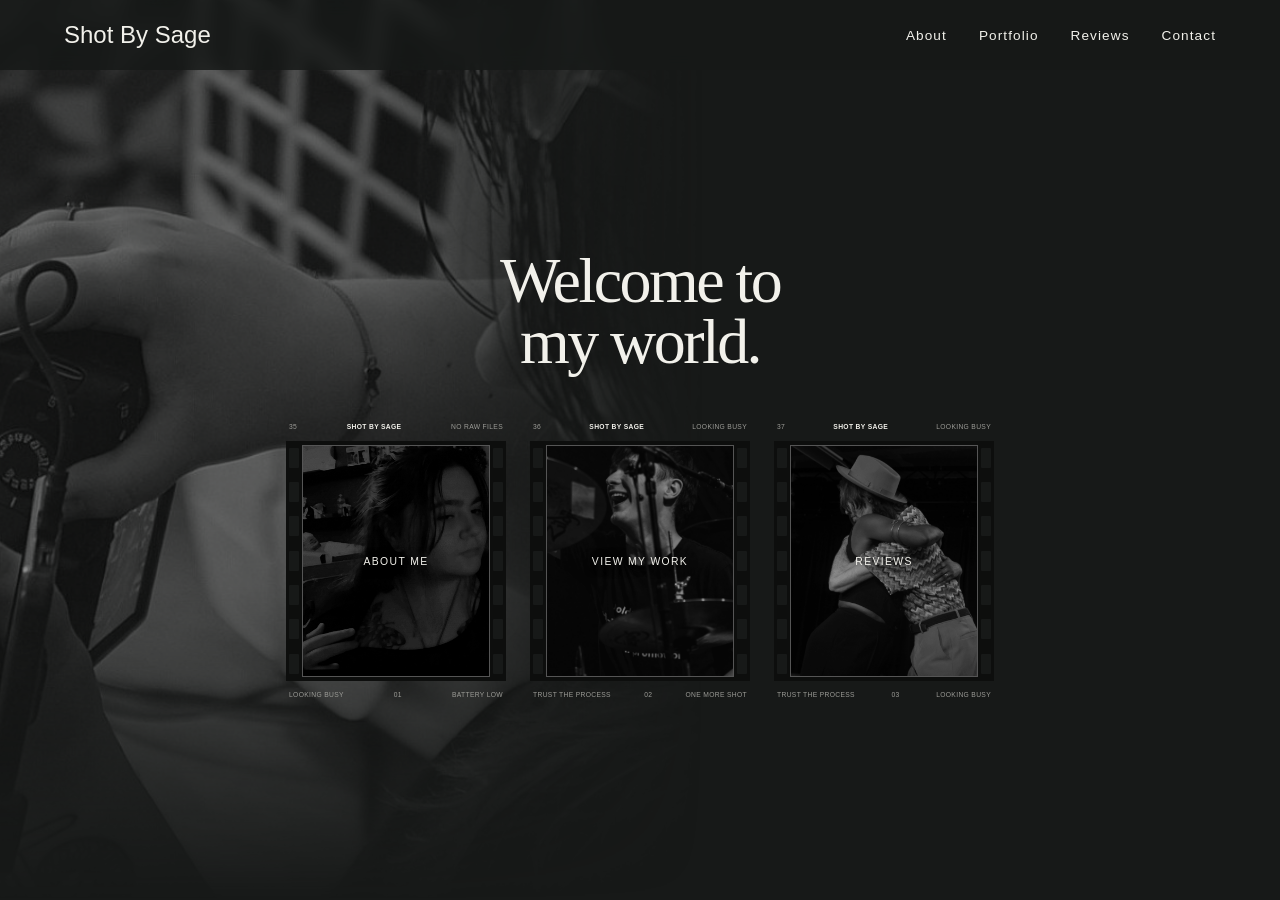
<file: index.html>
<!DOCTYPE html>
<html lang="en">

<head>
    <meta charset="UTF-8">
    <meta name="viewport" content="width=device-width, initial-scale=1.0">

    <title>Shot By Sage</title>

    <link rel="stylesheet" href="css/global.css">
    <link rel="stylesheet" href="css/header.css">
    <link rel="stylesheet" href="css/home.css">
    <link rel="stylesheet" href="css/mobile.css">
</head>

<body>

    <header>

        <a href="index.html" class="logo">Shot By Sage</a>

        <button
            class="menu-toggle"
            aria-label="Open navigation menu"
            aria-expanded="false"
        >
            <span></span>
            <span></span>
            <span></span>
        </button>

        <nav class="site-nav">
            <a href="about.html">About</a>
            <a href="portfolio.html">Portfolio</a>
            <a href="reviews.html">Reviews</a>
            <a href="contact.html">Contact</a>
        </nav>

    </header>

    <main class="landing">

        <div class="background-image"></div>

        <section class="landing-content">

            <div class="landing-text">
                <h1>Welcome to<br>my world.</h1>
            </div>

            <div class="film-options">

                <a href="about.html" class="film-card">
                    <div class="film-edge">
                        <span>35</span>
                        <span class="brand">SHOT BY SAGE</span>
                        <span class="random-text"></span>
                    </div>
                    <div class="film-body">
                        <div class="sprockets">
                            <span></span><span></span><span></span>
                            <span></span><span></span><span></span>
                            <span></span>
                        </div>
                        <div class="film-image">
                            <img src="images/webpage/about-film.jpg" alt="About Sage">
                            <div class="film-label">ABOUT ME</div>
                        </div>
                        <div class="sprockets">
                            <span></span><span></span><span></span>
                            <span></span><span></span><span></span>
                            <span></span>
                        </div>
                    </div>
                    <div class="film-edge">
                        <span class="random-text"></span>
                        <span>01</span>
                        <span class="random-text"></span>
                    </div>
                </a>

                <a href="portfolio.html" class="film-card">
                    <div class="film-edge">
                        <span>36</span>
                        <span class="brand">SHOT BY SAGE</span>
                        <span class="random-text"></span>
                    </div>
                    <div class="film-body">
                        <div class="sprockets">
                            <span></span><span></span><span></span>
                            <span></span><span></span><span></span>
                            <span></span>
                        </div>
                        <div class="film-image">
                            <img src="images/webpage/portfolio-film.jpg" alt="Photography by Sage">
                            <div class="film-label">VIEW MY WORK</div>
                        </div>
                        <div class="sprockets">
                            <span></span><span></span><span></span>
                            <span></span><span></span><span></span>
                            <span></span>
                        </div>
                    </div>
                    <div class="film-edge">
                        <span class="random-text"></span>
                        <span>02</span>
                        <span class="random-text"></span>
                    </div>
                </a>

                <a href="reviews.html" class="film-card">
                    <div class="film-edge">
                        <span>37</span>
                        <span class="brand">SHOT BY SAGE</span>
                        <span class="random-text"></span>
                    </div>
                    <div class="film-body">
                        <div class="sprockets">
                            <span></span><span></span><span></span>
                            <span></span><span></span><span></span>
                            <span></span>
                        </div>
                        <div class="film-image">
                            <img src="images/webpage/reviews-film.jpg" alt="Reviews">
                            <div class="film-label">REVIEWS</div>
                        </div>
                        <div class="sprockets">
                            <span></span><span></span><span></span>
                            <span></span><span></span><span></span>
                            <span></span>
                        </div>
                    </div>
                    <div class="film-edge">
                        <span class="random-text"></span>
                        <span>03</span>
                        <span class="random-text"></span>
                    </div>
                </a>

            </div>

        </section>

    </main>

    <script src="js/script.js"></script>

</body>

</html>
</file>
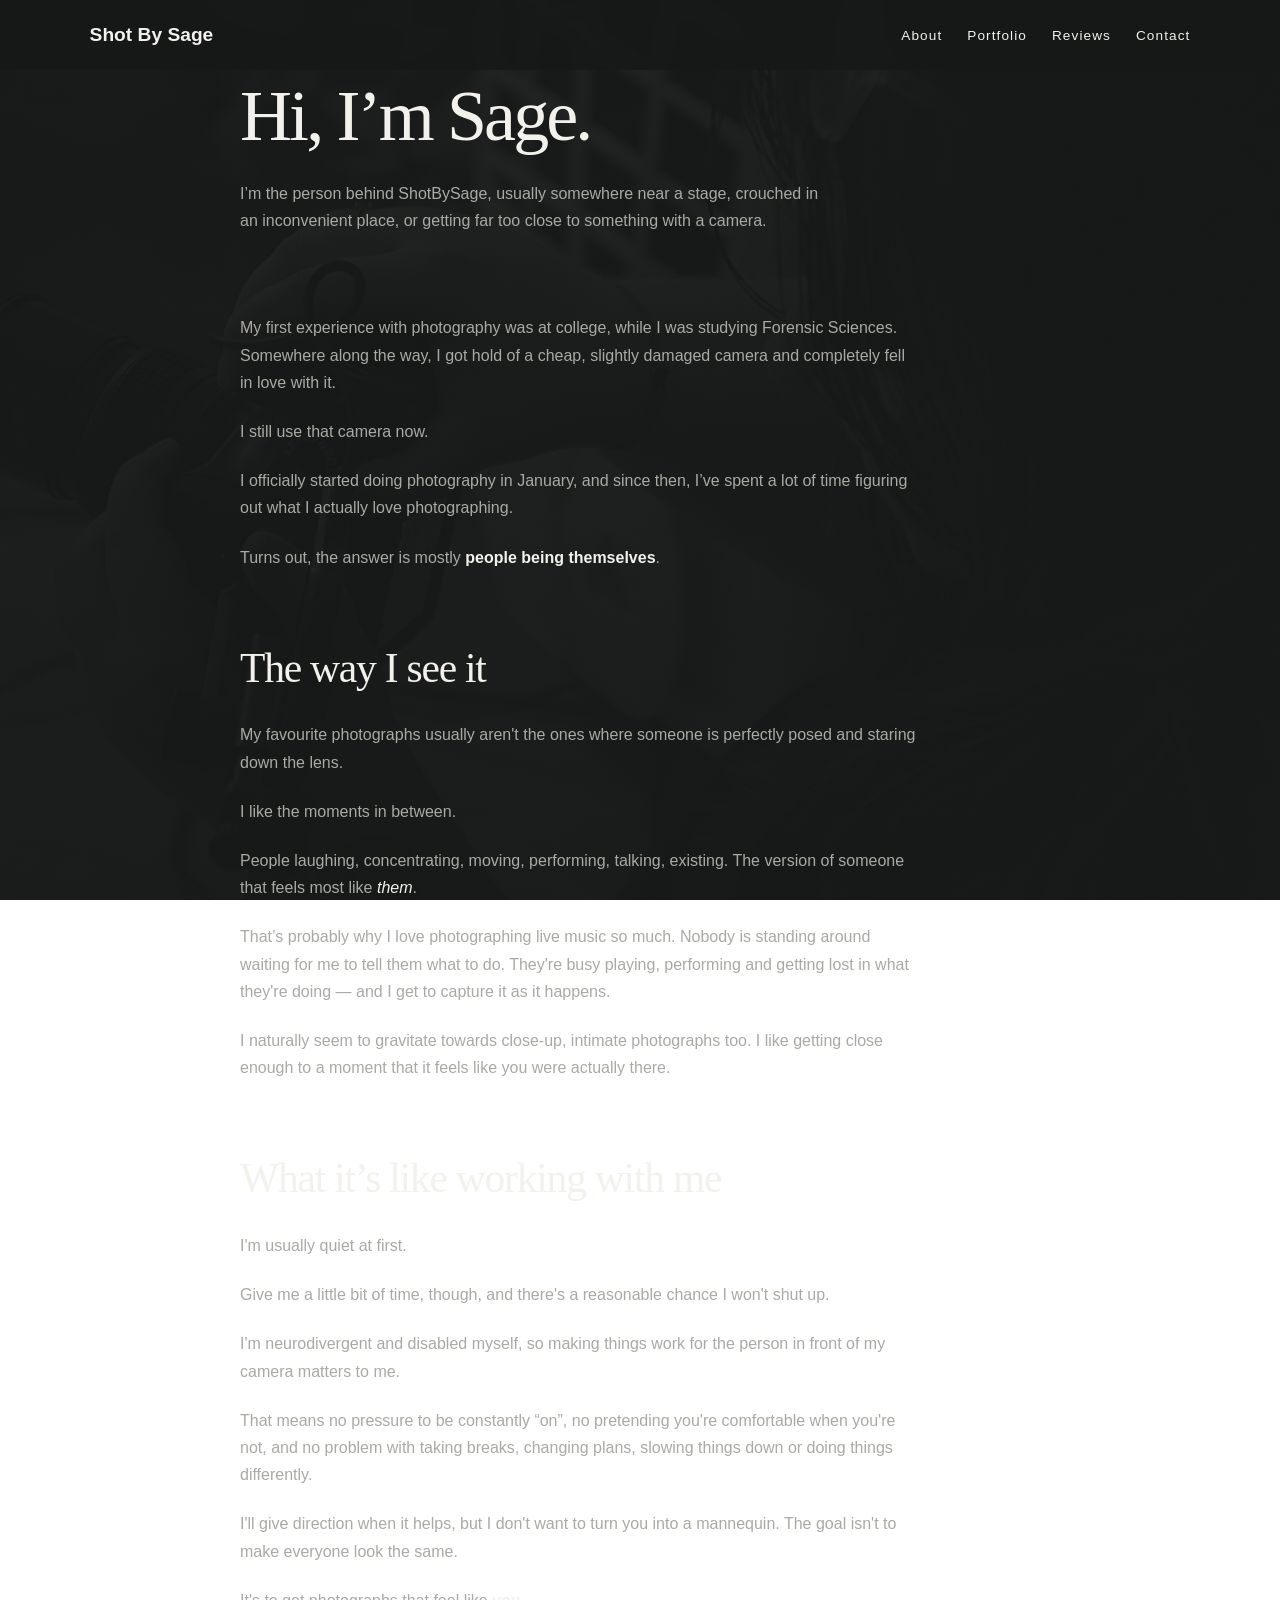
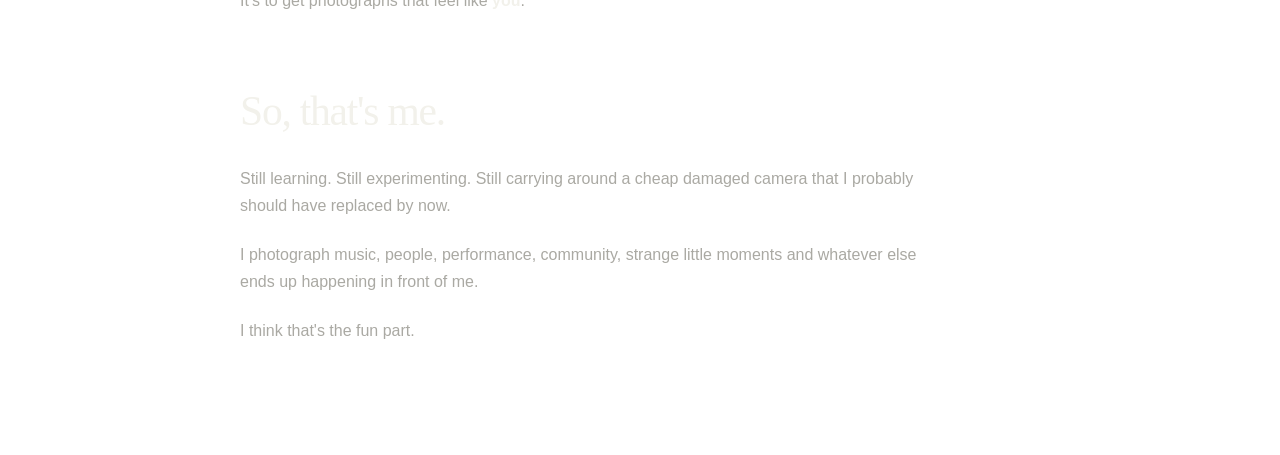
<file: about.html>
<!DOCTYPE html>
<html lang="en">
<head>
    <meta charset="UTF-8">
    <meta name="viewport" content="width=device-width, initial-scale=1.0">
    <title>About | Shot By Sage</title>
    <link rel="stylesheet" href="css/global.css">
    <link rel="stylesheet" href="css/header.css">
    <link rel="stylesheet" href="css/about.css">
    <link rel="stylesheet" href="css/mobile.css">
</head>
<body>
<header>
    <a href="index.html" class="logo">Shot By Sage</a>
    <button class="menu-toggle" aria-label="Open navigation menu" aria-expanded="false"><span></span><span></span><span></span></button>
    <nav class="site-nav">
        <a href="about.html">About</a>
        <a href="portfolio.html">Portfolio</a>
        <a href="reviews.html">Reviews</a>
        <a href="contact.html">Contact</a>
    </nav>
</header>
<main class="about-page">
    <section class="about-intro">
        <h1>Hi, I’m Sage.</h1>
        <p>I’m the person behind ShotBySage, usually somewhere near a stage, crouched in an inconvenient place, or getting far too close to something with a camera.</p>
    </section>
    <section class="about-content">
        <div class="about-block">
            <p>My first experience with photography was at college, while I was studying Forensic Sciences. Somewhere along the way, I got hold of a cheap, slightly damaged camera and completely fell in love with it.</p>
            <p>I still use that camera now.</p>
            <p>I officially started doing photography in January, and since then, I’ve spent a lot of time figuring out what I actually love photographing.</p>
            <p>Turns out, the answer is mostly <strong>people being themselves</strong>.</p>
        </div>
        <div class="about-block">
            <h2>The way I see it</h2>
            <p>My favourite photographs usually aren't the ones where someone is perfectly posed and staring down the lens.</p>
            <p>I like the moments in between.</p>
            <p>People laughing, concentrating, moving, performing, talking, existing. The version of someone that feels most like <em>them</em>.</p>
            <p>That’s probably why I love photographing live music so much. Nobody is standing around waiting for me to tell them what to do. They're busy playing, performing and getting lost in what they're doing — and I get to capture it as it happens.</p>
            <p>I naturally seem to gravitate towards close-up, intimate photographs too. I like getting close enough to a moment that it feels like you were actually there.</p>
        </div>
        <div class="about-block">
            <h2>What it’s like working with me</h2>
            <p>I'm usually quiet at first.</p>
            <p>Give me a little bit of time, though, and there's a reasonable chance I won't shut up.</p>
            <p>I'm neurodivergent and disabled myself, so making things work for the person in front of my camera matters to me.</p>
            <p>That means no pressure to be constantly “on”, no pretending you're comfortable when you're not, and no problem with taking breaks, changing plans, slowing things down or doing things differently.</p>
            <p>I'll give direction when it helps, but I don't want to turn you into a mannequin. The goal isn't to make everyone look the same.</p>
            <p>It's to get photographs that feel like <strong>you</strong>.</p>
        </div>
        <div class="about-block about-ending">
            <h2>So, that's me.</h2>
            <p>Still learning. Still experimenting. Still carrying around a cheap damaged camera that I probably should have replaced by now.</p>
            <p>I photograph music, people, performance, community, strange little moments and whatever else ends up happening in front of me.</p>
            <p>I think that's the fun part.</p>
        </div>
    </section>
</main>
<script src="js/script.js"></script>
</body>
</html>
</file>
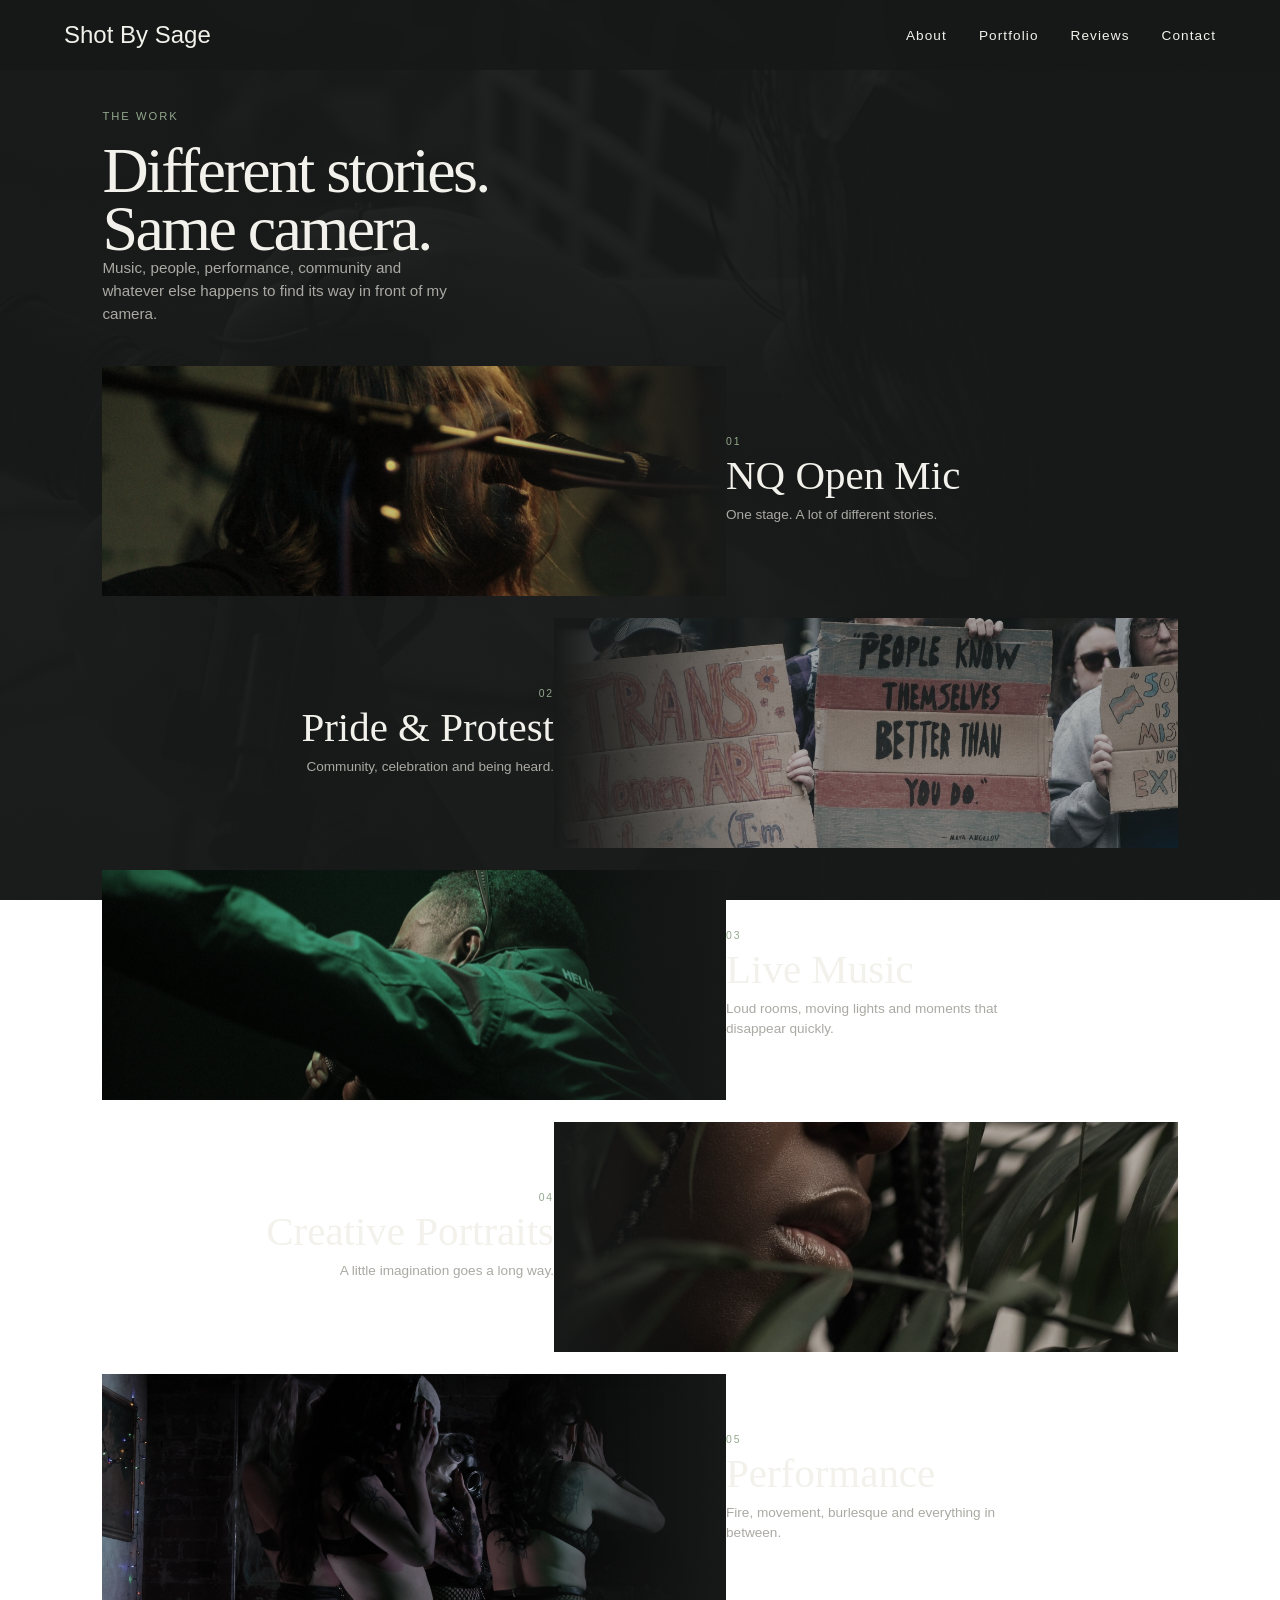
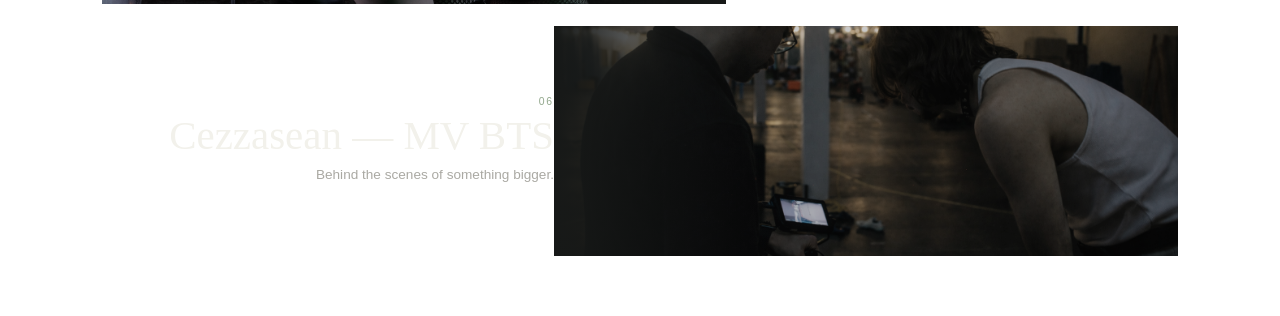
<file: portfolio.html>
<!DOCTYPE html>
<html lang="en">
<head>
    <meta charset="UTF-8">
    <meta name="viewport" content="width=device-width, initial-scale=1.0">
    <title>Portfolio | Shot By Sage</title>
    <link rel="stylesheet" href="css/global.css">
    <link rel="stylesheet" href="css/header.css">
    <link rel="stylesheet" href="css/portfolio.css">
    <link rel="stylesheet" href="css/mobile.css">
</head>
<body>
<header>
    <a href="index.html" class="logo">Shot By Sage</a>
    <button class="menu-toggle" aria-label="Open navigation menu" aria-expanded="false"><span></span><span></span><span></span></button>
    <nav class="site-nav">
        <a href="about.html">About</a>
        <a href="portfolio.html">Portfolio</a>
        <a href="reviews.html">Reviews</a>
        <a href="contact.html">Contact</a>
    </nav>
</header>
<main class="portfolio-page">
    <section class="portfolio-intro">
        <p class="eyebrow">THE WORK</p>
        <h1>Different stories.<br>Same camera.</h1>
        <p class="portfolio-intro-text">Music, people, performance, community and whatever else happens to find its way in front of my camera.</p>
    </section>
    <section class="portfolio-list">
        <a href="pages/nq-open-mic.html" class="portfolio-feature">
            <div class="feature-image"><img src="images/portfolio/nq-open-mic/cover.jpg" alt="NQ Open Mic photography"></div>
            <div class="feature-text"><span class="feature-number">01</span><h2>NQ Open Mic</h2><p>One stage. A lot of different stories.</p></div>
        </a>
        <a href="pages/pride-and-protest.html" class="portfolio-feature reverse">
            <div class="feature-image"><img src="images/portfolio/pride-and-protest/cover.jpg" alt="Pride and protest photography"></div>
            <div class="feature-text"><span class="feature-number">02</span><h2>Pride &amp; Protest</h2><p>Community, celebration and being heard.</p></div>
        </a>
        <a href="pages/live-music.html" class="portfolio-feature">
            <div class="feature-image"><img src="images/portfolio/live-music/cover.jpg" alt="Live music photography"></div>
            <div class="feature-text"><span class="feature-number">03</span><h2>Live Music</h2><p>Loud rooms, moving lights and moments that disappear quickly.</p></div>
        </a>
        <a href="pages/creative-portraits.html" class="portfolio-feature reverse">
            <div class="feature-image"><img src="images/portfolio/creative-portraits/cover.jpg" alt="Creative portrait photography"></div>
            <div class="feature-text"><span class="feature-number">04</span><h2>Creative Portraits</h2><p>A little imagination goes a long way.</p></div>
        </a>
        <a href="pages/performance.html" class="portfolio-feature">
            <div class="feature-image"><img src="images/portfolio/performance/cover.jpg" alt="Performance photography"></div>
            <div class="feature-text"><span class="feature-number">05</span><h2>Performance</h2><p>Fire, movement, burlesque and everything in between.</p></div>
        </a>
        <a href="pages/cezzasean.html" class="portfolio-feature reverse">
            <div class="feature-image"><img src="images/portfolio/cezzasean/cover.jpg" alt="Cezzasean music video behind the scenes"></div>
            <div class="feature-text"><span class="feature-number">06</span><h2>Cezzasean — MV BTS</h2><p>Behind the scenes of something bigger.</p></div>
        </a>
    </section>
</main>
<script src="js/script.js"></script>
</body>
</html>
</file>
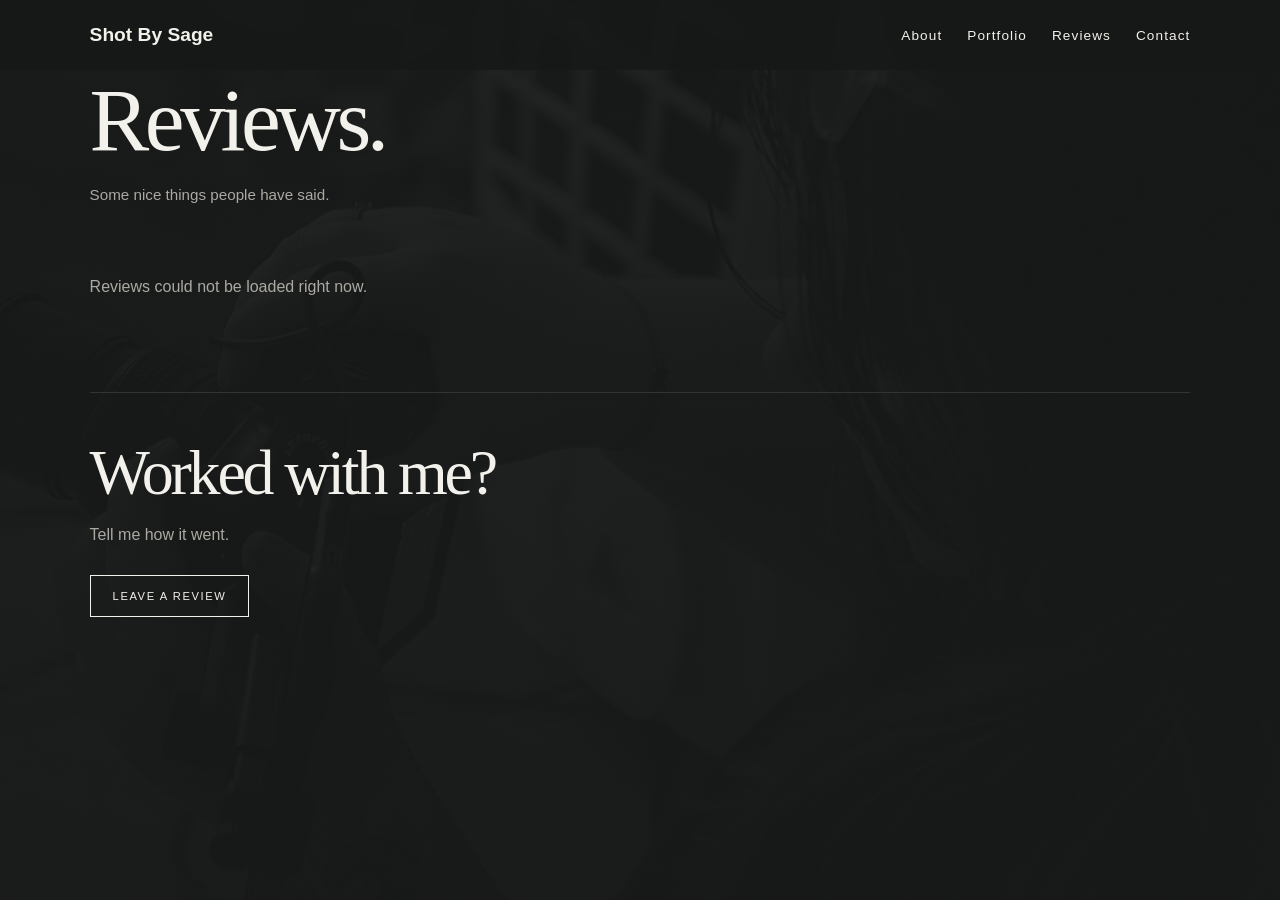
<file: reviews.html>
<!DOCTYPE html>
<html lang="en">
<head>
    <meta charset="UTF-8">
    <meta name="viewport" content="width=device-width, initial-scale=1.0">
    <title>Reviews | Shot By Sage</title>
    <link rel="stylesheet" href="css/global.css">
    <link rel="stylesheet" href="css/header.css">
    <link rel="stylesheet" href="css/reviews.css">
    <link rel="stylesheet" href="css/mobile.css">
</head>
<body>
<header>
    <a href="index.html" class="logo">Shot By Sage</a>
    <button class="menu-toggle" aria-label="Open navigation menu" aria-expanded="false"><span></span><span></span><span></span></button>
    <nav class="site-nav">
        <a href="about.html">About</a>
        <a href="portfolio.html">Portfolio</a>
        <a href="reviews.html">Reviews</a>
        <a href="contact.html">Contact</a>
    </nav>
</header>
<main class="reviews-page">
    <section class="reviews-intro">
        <h1>Reviews.</h1>
        <p class="reviews-intro-text">Some nice things people have said.</p>
    </section>
    <section class="reviews-section">
        <div id="reviews-container" class="reviews-container">
            <p class="reviews-loading">Loading reviews...</p>
        </div>
    </section>
    <section class="leave-review">
        <h2>Worked with me?</h2>
        <p>Tell me how it went.</p>
        <a href="https://docs.google.com/forms/d/e/1FAIpQLSdby_qYZfBm3MakJMslmL5vLXaqEt86iUHj4UM1h32aPKvt_g/viewform?usp=header" class="review-button" target="_blank" rel="noopener noreferrer">Leave a review</a>
    </section>
</main>
<script src="js/reviews.js"></script>
<script src="js/script.js"></script>
</body>
</html>
</file>
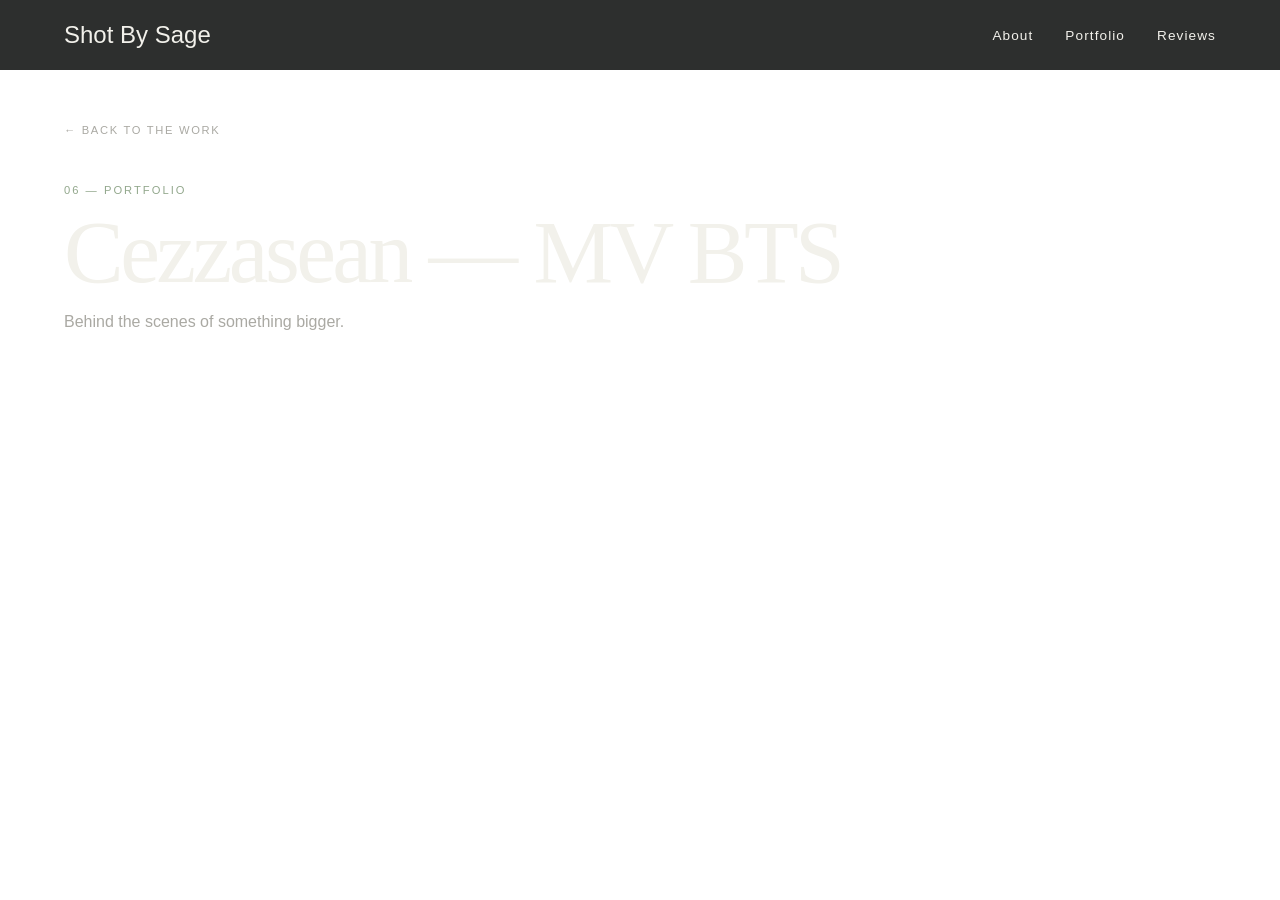
<file: pages/cezzasean.html>
<!DOCTYPE html>
<html lang="en">

<head>
    <meta charset="UTF-8">
    <meta name="viewport" content="width=device-width, initial-scale=1.0">

    <title>Cezzasean — MV BTS | Shot By Sage</title>

    <link rel="stylesheet" href="../css/gallery.css">
</head>

<body>

    <header>
        <a href="../index.html" class="logo">Shot By Sage</a>

        <nav>
            <a href="../about.html">About</a>
            <a href="../portfolio.html">Portfolio</a>
            <a href="../reviews.html">Reviews</a>
        </nav>
    </header>

    <main class="gallery-page">

        <section class="gallery-intro">

            <a href="../portfolio.html" class="back-link">
                ← BACK TO THE WORK
            </a>

            <p class="eyebrow">06 — PORTFOLIO</p>

            <h1>Cezzasean — MV BTS</h1>

            <p class="gallery-description">
                Behind the scenes of something bigger.
            </p>

        </section>

        <section class="photo-gallery">
            <!-- Add images here -->
        </section>

    </main>

    <script src="../js/gallery.js"></script>

</body>

</html>
</file>
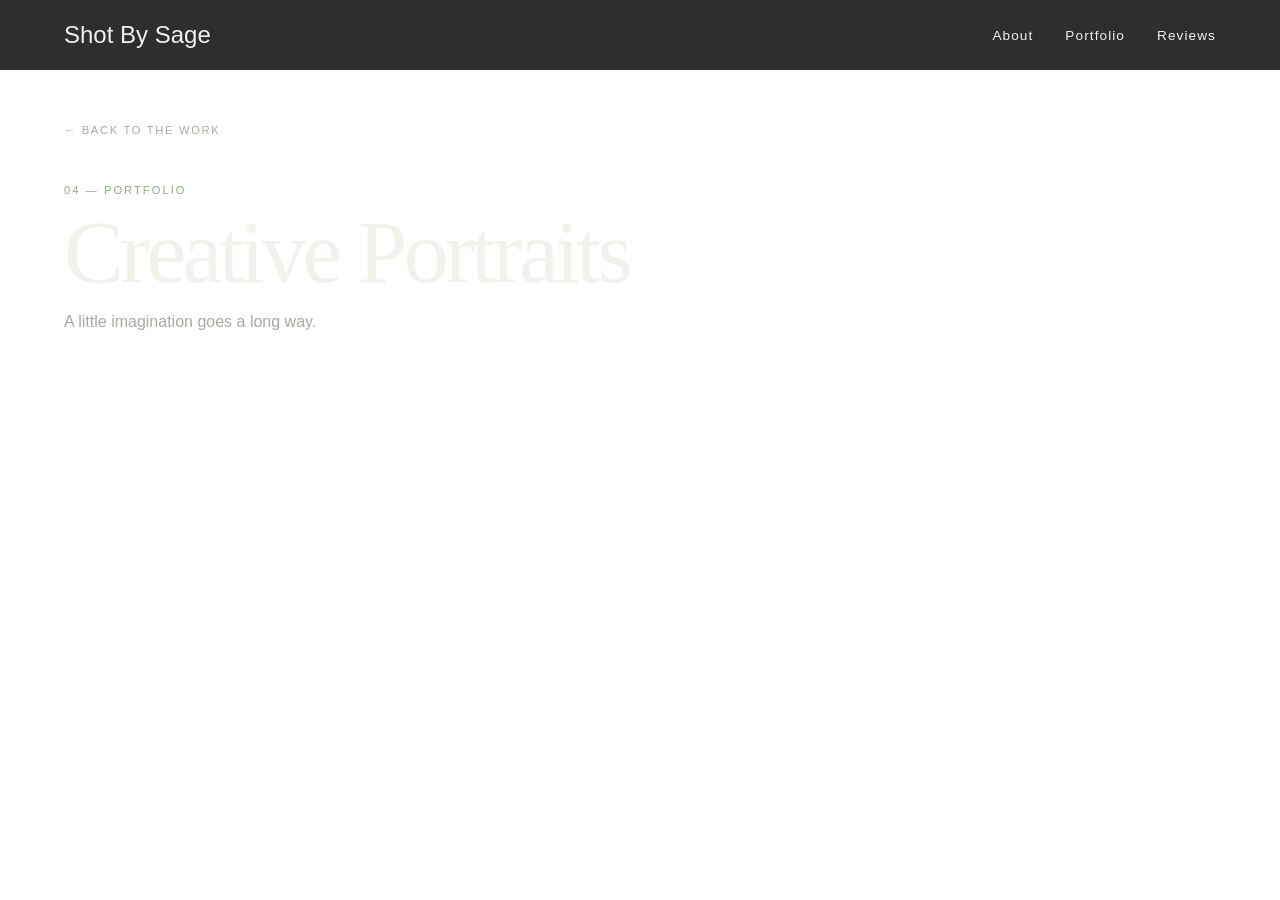
<file: pages/creative-portraits.html>
<!DOCTYPE html>
<html lang="en">

<head>
    <meta charset="UTF-8">
    <meta name="viewport" content="width=device-width, initial-scale=1.0">

    <title>Creative Portraits | Shot By Sage</title>

    <link rel="stylesheet" href="../css/gallery.css">
</head>

<body>

    <header>
        <a href="../index.html" class="logo">Shot By Sage</a>

        <nav>
            <a href="../about.html">About</a>
            <a href="../portfolio.html">Portfolio</a>
            <a href="../reviews.html">Reviews</a>
        </nav>
    </header>

    <main class="gallery-page">

        <section class="gallery-intro">

            <a href="../portfolio.html" class="back-link">
                ← BACK TO THE WORK
            </a>

            <p class="eyebrow">04 — PORTFOLIO</p>

            <h1>Creative Portraits</h1>

            <p class="gallery-description">
                A little imagination goes a long way.
            </p>

        </section>

        <section class="photo-gallery">
            <!-- Add images here -->
        </section>

    </main>

    <script src="../js/gallery.js"></script>

</body>

</html>
</file>
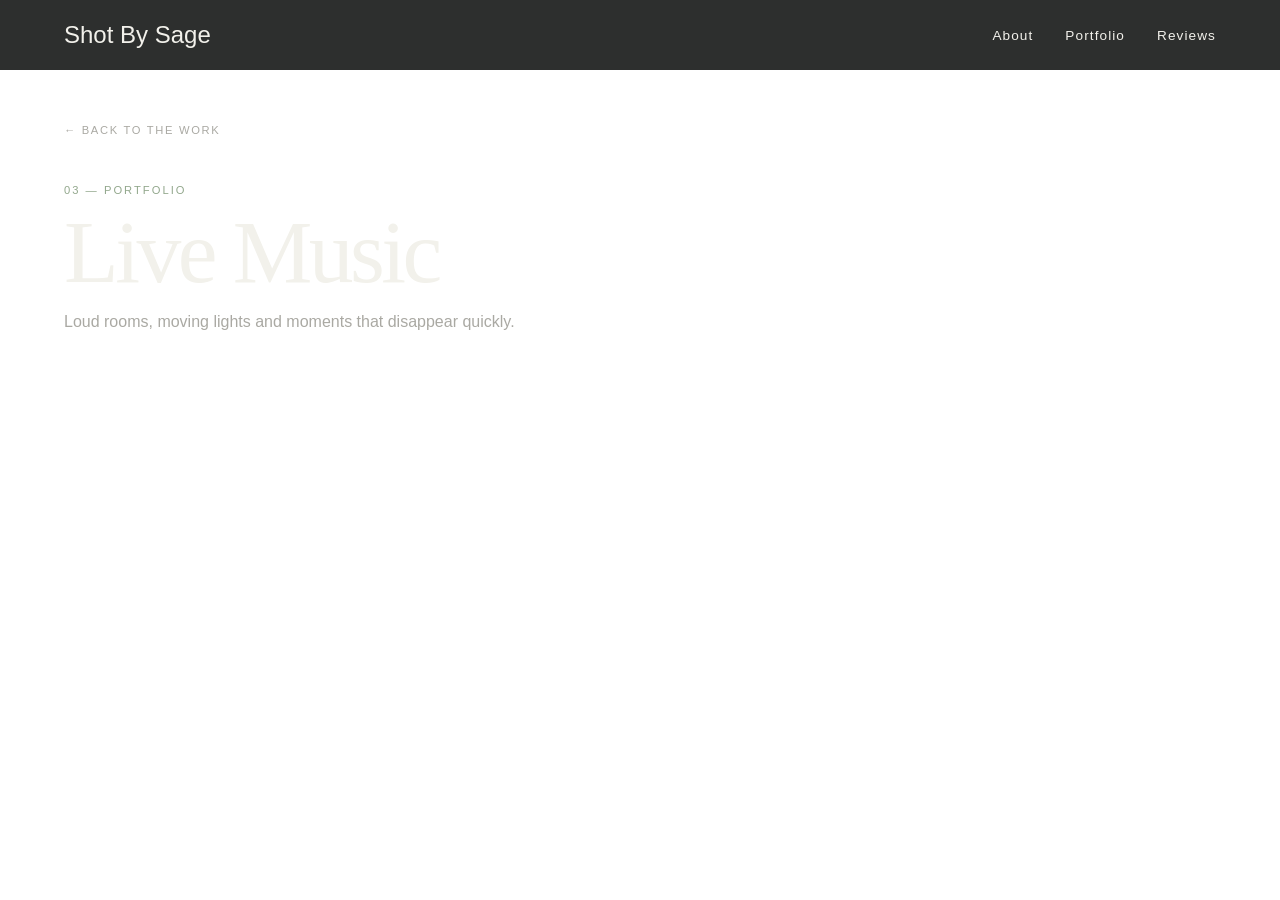
<file: pages/live-music.html>
<!DOCTYPE html>
<html lang="en">

<head>
    <meta charset="UTF-8">
    <meta name="viewport" content="width=device-width, initial-scale=1.0">

    <title>Live Music | Shot By Sage</title>

    <link rel="stylesheet" href="../css/gallery.css">
</head>

<body>

    <header>
        <a href="../index.html" class="logo">Shot By Sage</a>

        <nav>
            <a href="../about.html">About</a>
            <a href="../portfolio.html">Portfolio</a>
            <a href="../reviews.html">Reviews</a>
        </nav>
    </header>

    <main class="gallery-page">

        <section class="gallery-intro">

            <a href="../portfolio.html" class="back-link">
                ← BACK TO THE WORK
            </a>

            <p class="eyebrow">03 — PORTFOLIO</p>

            <h1>Live Music</h1>

            <p class="gallery-description">
                Loud rooms, moving lights and moments that disappear quickly.
            </p>

        </section>

        <section class="photo-gallery">
            <!-- Add images here -->
        </section>

    </main>

    <script src="../js/gallery.js"></script>

</body>

</html>
</file>
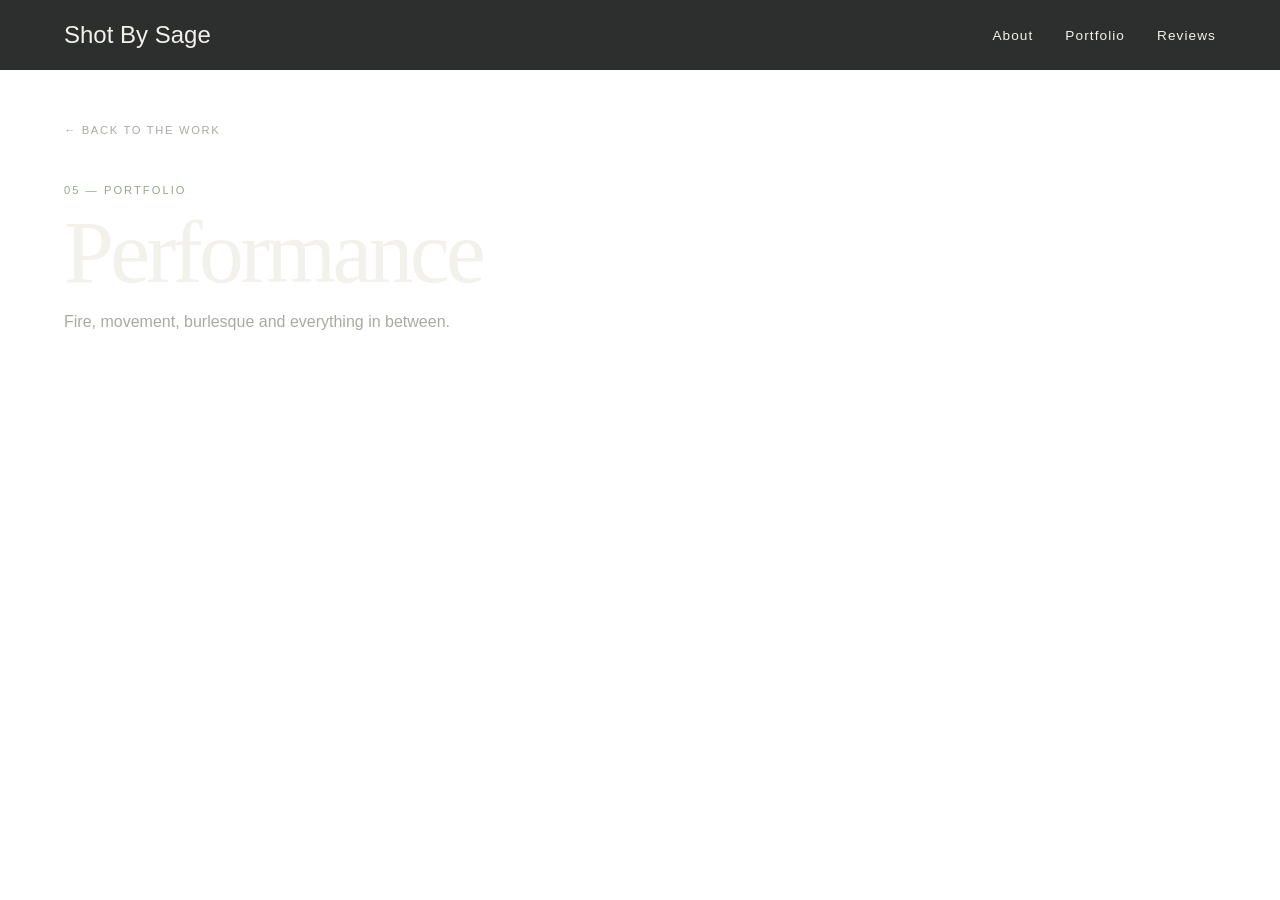
<file: pages/performance.html>
<!DOCTYPE html>
<html lang="en">

<head>
    <meta charset="UTF-8">
    <meta name="viewport" content="width=device-width, initial-scale=1.0">

    <title>Performance | Shot By Sage</title>

    <link rel="stylesheet" href="../css/gallery.css">
</head>

<body>

    <header>
        <a href="../index.html" class="logo">Shot By Sage</a>

        <nav>
            <a href="../about.html">About</a>
            <a href="../portfolio.html">Portfolio</a>
            <a href="../reviews.html">Reviews</a>
        </nav>
    </header>

    <main class="gallery-page">

        <section class="gallery-intro">

            <a href="../portfolio.html" class="back-link">
                ← BACK TO THE WORK
            </a>

            <p class="eyebrow">05 — PORTFOLIO</p>

            <h1>Performance</h1>

            <p class="gallery-description">
                Fire, movement, burlesque and everything in between.
            </p>

        </section>

        <section class="photo-gallery">
            <!-- Add images here -->
        </section>

    </main>

    <script src="../js/gallery.js"></script>

</body>

</html>
</file>
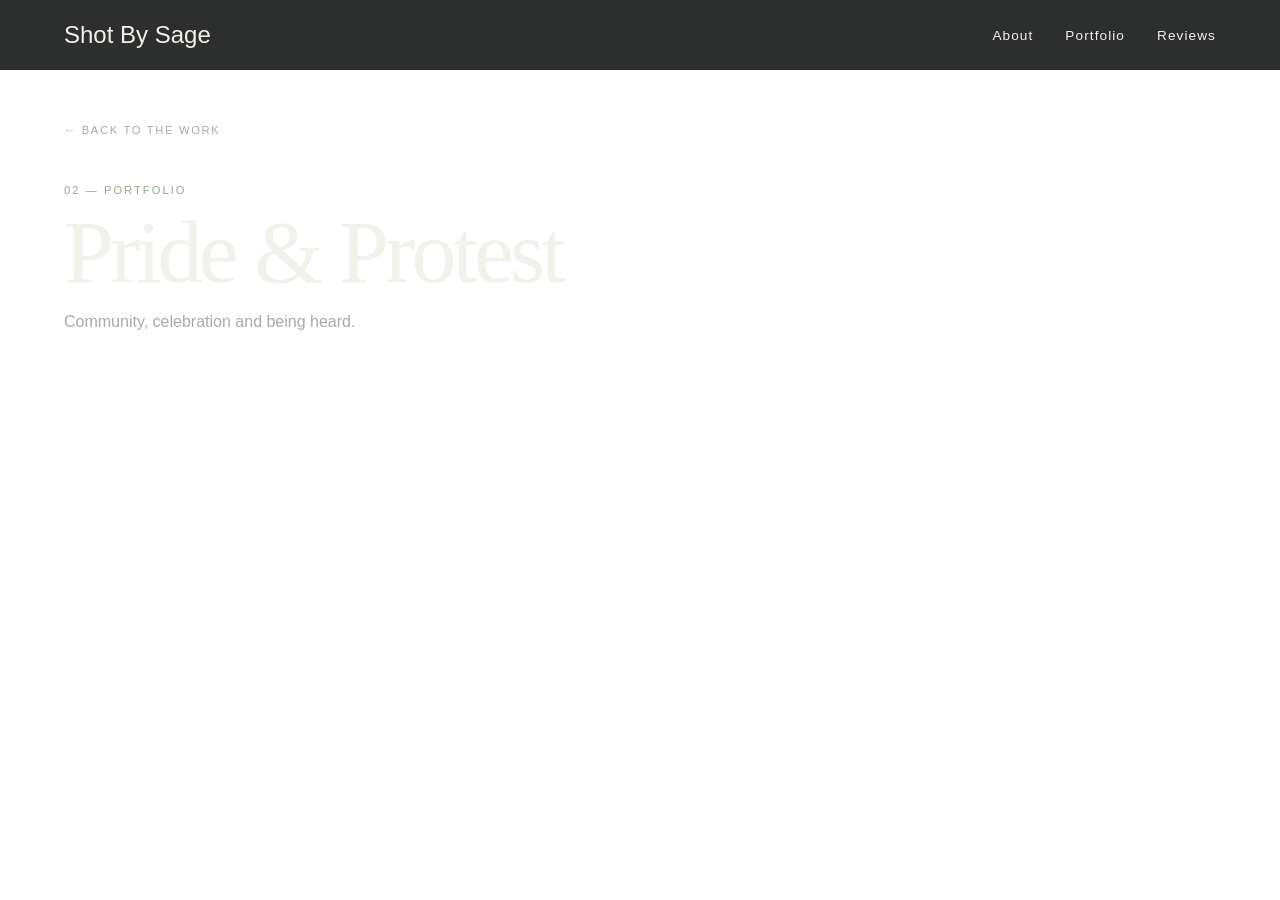
<file: pages/pride-and-protest.html>
<!DOCTYPE html>
<html lang="en">

<head>
    <meta charset="UTF-8">
    <meta name="viewport" content="width=device-width, initial-scale=1.0">

    <title>Pride & Protest | Shot By Sage</title>

    <link rel="stylesheet" href="../css/gallery.css">
</head>

<body>

    <header>
        <a href="../index.html" class="logo">Shot By Sage</a>

        <nav>
            <a href="../about.html">About</a>
            <a href="../portfolio.html">Portfolio</a>
            <a href="../reviews.html">Reviews</a>
        </nav>
    </header>

    <main class="gallery-page">

        <section class="gallery-intro">

            <a href="../portfolio.html" class="back-link">
                ← BACK TO THE WORK
            </a>

            <p class="eyebrow">02 — PORTFOLIO</p>

            <h1>Pride &amp; Protest</h1>

            <p class="gallery-description">
                Community, celebration and being heard.
            </p>

        </section>

        <section class="photo-gallery">
            <!-- Add images here -->
        </section>

    </main>

    <script src="../js/gallery.js"></script>

</body>

</html>
</file>
<file: css/global.css>
/* =========================
   RESET
========================= */

* {
    box-sizing: border-box;
}

html,
body {
    margin: 0;
    width: 100%;
    min-height: 100%;
}

body {
    background:
        linear-gradient(
            rgba(23, 25, 24, 0.90),
            rgba(23, 25, 24, 0.96)
        ),
        url("../images/webpage/background.jpg");

    background-size: cover;
    background-position: center;
    background-attachment: fixed;

    color: #f2f1eb;
    font-family: Arial, sans-serif;
}
</file>
<file: css/header.css>
/* =========================
   HEADER
========================= */

header {
    position: fixed;
    top: 0;
    left: 0;

    width: 100%;
    height: 70px;

    display: flex;
    align-items: center;
    justify-content: space-between;

    padding: 0 5%;

    background: rgba(23, 25, 24, 0.82);
    backdrop-filter: blur(8px);

    z-index: 100;
}

.logo {
    color: #f2f1eb;
    text-decoration: none;
    font-size: 1.5rem;
}

nav {
    display: flex;
    gap: 2rem;
}

nav a {
    color: #f2f1eb;
    text-decoration: none;

    font-size: 0.85rem;
    letter-spacing: 0.08em;

    transition: color 0.25s ease;
}

nav a:hover {
    color: #93a88d;
}


/* =========================
   MOBILE MENU
========================= */

.menu-toggle {
    display: none;

    width: 42px;
    height: 42px;

    padding: 0;
    border: none;

    background: transparent;

    cursor: pointer;

    flex-direction: column;
    align-items: center;
    justify-content: center;

    gap: 5px;
}

.menu-toggle span {
    display: block;

    width: 24px;
    height: 1px;

    background: #f2f1eb;

    transition:
        transform 0.25s ease,
        opacity 0.25s ease;
}
</file>
<file: css/home.css>
/* =========================
   HOMEPAGE
========================= */

.landing {
    position: relative;

    width: 100%;
    height: 100vh;
    min-height: 650px;

    overflow: hidden;

    background: #171918;
}

.background-image {
    position: absolute;

    top: 0;
    left: 0;

    width: 55%;
    height: 100%;

    background-image:
        url("../images/webpage/background.jpg");

    background-size: cover;
    background-position: center;

    opacity: 0.65;

    -webkit-mask-image:
        linear-gradient(
            to right,
            black 0%,
            black 55%,
            transparent 100%
        ),
        linear-gradient(
            to bottom,
            black 0%,
            black 65%,
            transparent 100%
        );

    -webkit-mask-composite: source-in;

    mask-image:
        linear-gradient(
            to right,
            black 0%,
            black 55%,
            transparent 100%
        ),
        linear-gradient(
            to bottom,
            black 0%,
            black 65%,
            transparent 100%
        );

    mask-composite: intersect;

    pointer-events: none;
}

.landing-content {
    position: relative;
    z-index: 2;

    width: 100%;
    height: 100%;

    padding: 100px 5% 40px;

    display: flex;
    flex-direction: column;

    align-items: center;
    justify-content: center;
}

.landing-text {
    text-align: center;
    margin-bottom: 2.5rem;
}

.landing-text h1 {
    margin: 0;

    font-family: Georgia, serif;
    font-size: clamp(3rem, 5vw, 5.5rem);

    font-weight: 400;
    line-height: 0.95;

    letter-spacing: -0.04em;
}


/* =========================
   HOMEPAGE FILM STRIPS
========================= */

.film-options {
    display: flex;
    justify-content: center;
    align-items: center;

    gap: 1.5rem;

    max-width: 100%;
}

.film-card {
    width: 220px;

    display: flex;
    flex-direction: column;

    color: #f2f1eb;
    text-decoration: none;

    transition: transform 0.25s ease;
}

.film-edge {
    min-height: 28px;

    display: flex;
    align-items: center;
    justify-content: space-between;

    gap: 6px;
    padding: 0 3px;

    font-size: 0.42rem;
    letter-spacing: 0.05em;

    color: #9c9c97;

    white-space: nowrap;
    overflow: hidden;
}

.frame-number,
.brand {
    color: #f2f1eb;
}

.brand {
    font-weight: bold;
}

.film-body {
    height: 240px;

    display: flex;

    background: #0d0e0d;
    padding: 4px 0;
}

.film-image {
    position: relative;

    flex: 1;

    overflow: hidden;

    border: 1px solid #555;
    background: #111;
}

.film-image img {
    width: 100%;
    height: 100%;

    display: block;
    object-fit: cover;

    filter:
        grayscale(35%)
        saturate(55%)
        brightness(0.78);

    transition:
        filter 0.3s ease,
        transform 0.3s ease;
}

.film-label {
    position: absolute;

    left: 50%;
    top: 50%;

    transform: translate(-50%, -50%);

    width: 100%;

    text-align: center;

    font-size: 0.65rem;
    letter-spacing: 0.13em;

    color: #f2f1eb;

    text-shadow:
        0 2px 12px rgba(0, 0, 0, 0.9);
}

.sprockets {
    width: 16px;

    display: flex;
    flex-direction: column;

    justify-content: space-between;

    padding: 3px;
}

.sprockets span {
    width: 100%;
    height: 20px;

    background: #171918;
    border-radius: 1px;
}

.film-card:hover {
    transform: scale(1.035);
}

.film-card:hover img {
    filter:
        grayscale(0%)
        saturate(100%)
        brightness(1);

    transform: scale(1.02);
}

.film-card:hover .film-label,
.film-card:hover .brand {
    color: #93a88d;
}
</file>
<file: css/mobile.css>
@media (max-width: 700px) {

    /* =========================
       HEADER
    ========================= */

    header {
        height: 60px;
        padding: 0 7%;
    }

    .logo {
        font-size: 1.1rem;
    }


    /* =========================
       MOBILE NAVIGATION
    ========================= */

    .menu-toggle {
        display: flex;
        position: relative;
        z-index: 102;
    }

    .site-nav {
        display: none;

        position: absolute;

        top: 60px;
        left: 0;

        width: 100%;

        flex-direction: column;

        gap: 0;

        padding: 0 7% 1.2rem;

        background: rgba(23, 25, 24, 0.97);

        backdrop-filter: blur(8px);

        border-top: 1px solid rgba(242, 241, 235, 0.08);
    }

    .site-nav.menu-open {
        display: flex;
    }

    .site-nav a {
        display: block;

        padding: 1rem 0;

        font-size: 0.8rem;

        border-bottom:
            1px solid rgba(242, 241, 235, 0.08);
    }


    /* =========================
       HAMBURGER ANIMATION
    ========================= */

    .menu-toggle.menu-open span:nth-child(1) {
        transform: translateY(6px) rotate(45deg);
    }

    .menu-toggle.menu-open span:nth-child(2) {
        opacity: 0;
    }

    .menu-toggle.menu-open span:nth-child(3) {
        transform: translateY(-6px) rotate(-45deg);
    }


    /* =========================
       HOMEPAGE
    ========================= */

    .background-image {
        width: 100%;
        height: 55%;

        opacity: 0.5;

        background-position: center top;

        -webkit-mask-image:
            linear-gradient(
                to bottom,
                black 0%,
                black 45%,
                transparent 100%
            );

        mask-image:
            linear-gradient(
                to bottom,
                black 0%,
                black 45%,
                transparent 100%
            );
    }

    .landing-content {
        padding: 100px 5% 35px;
    }

    .landing-text h1 {
        font-size: clamp(3rem, 13vw, 5rem);
    }

    .film-options {
        width: 100%;
        gap: 0.8rem;
    }

    .film-card {
        width: calc((100vw - 10% - 1.6rem) / 3);
        min-width: 0;
    }

    .film-body {
        height: 210px;
    }

    .film-edge {
        min-height: 26px;

        font-size: 0.31rem;
        gap: 3px;
    }

    .sprockets {
        width: 11px;
        padding: 2px;
    }

    .sprockets span {
        height: 16px;
    }

    .film-label {
        font-size: 0.48rem;
        letter-spacing: 0.09em;
    }


    /* =========================
       PORTFOLIO
    ========================= */

    .portfolio-page {
        padding: 100px 7% 50px;
    }

    .portfolio-intro {
        margin-bottom: 2rem;
    }

    .eyebrow {
        margin-bottom: 1.1rem;
    }

    .portfolio-intro-content {
        display: block;
    }

    .portfolio-intro h1 {
        font-size: 2.8rem;
    }

    .portfolio-intro-text {
        margin: 1rem 0 0;
    }

    .portfolio-list {
        gap: 1.8rem;
    }

    .portfolio-feature,
    .portfolio-feature.reverse {
        height: auto;
        min-height: 0;

        flex-direction: column;
    }

    .feature-image {
        width: 100%;
        height: 210px;
    }

    .feature-image::after,
    .portfolio-feature.reverse .feature-image::after {
        top: auto;
        bottom: 0;
        left: 0;
        right: auto;

        width: 100%;
        height: 35%;

        background:
            linear-gradient(
                to bottom,
                transparent,
                #171918
            );
    }

    .feature-text,
    .portfolio-feature.reverse .feature-text {
        padding: 0.4rem 0 0;

        text-align: left;

        align-items: flex-start;
    }

    .feature-number {
        margin-bottom: 0.45rem;
    }

    .feature-text h2 {
        margin-bottom: 0.4rem;

        font-size: 2rem;
    }
}
</file>
<file: css/about.css>
/* =========================
   ABOUT PAGE
========================= */

* {
    box-sizing: border-box;
}

body {
    margin: 0;
   
    color: #f2f1eb;
    font-family: Arial, sans-serif;
}


/* =========================
   HEADER
========================= */

header {
    display: flex;
    justify-content: space-between;
    align-items: center;

    padding: 30px 7%;
}

.logo {
    color: #f2f1eb;
    text-decoration: none;

    font-size: 1.2rem;
    font-weight: 700;
}

nav {
    display: flex;
    gap: 25px;
}

nav a {
    color: #f2f1eb;
    text-decoration: none;

    font-size: 0.85rem;
}

nav a:hover {
    opacity: 0.6;
}


/* =========================
   PAGE
========================= */

.about-page {
    width: min(800px, 86%);
    margin: 0 auto;

    padding: 80px 0 110px;
}


/* =========================
   INTRO
========================= */

.about-intro {
    margin-bottom: 80px;
}

.about-intro h1 {
    margin: 0 0 28px;

    font-family: Georgia, serif;
    font-size: clamp(2.8rem, 6vw, 4.5rem);
    font-weight: 400;

    line-height: 1;
    letter-spacing: -0.04em;
}

.about-intro p {
    max-width: 580px;

    margin: 0;

    color: #aaa9a3;

    font-size: 1rem;
    line-height: 1.7;
}


/* =========================
   CONTENT
========================= */

.about-content {
    max-width: 680px;
}

.about-block {
    margin-bottom: 75px;
}

.about-block:last-child {
    margin-bottom: 0;
}


/* =========================
   SECTION HEADINGS
========================= */

.about-block h2 {
    margin: 0 0 30px;

    font-family: Georgia, serif;
    font-size: clamp(1.8rem, 4vw, 2.6rem);
    font-weight: 400;

    line-height: 1.1;

    letter-spacing: -0.03em;
}


/* =========================
   PARAGRAPHS
========================= */

.about-block p {
    margin: 0 0 22px;

    color: #aaa9a3;

    font-size: 1rem;

    line-height: 1.7;
}

.about-block p:last-child {
    margin-bottom: 0;
}


/* =========================
   EMPHASIS
========================= */

.about-block strong,
.about-block em {
    color: #f2f1eb;
}


/* =========================
   ENDING
========================= */

.about-ending {
    margin-top: 20px;
}


/* =========================
   MOBILE
========================= */

@media (max-width: 700px) {

    header {
        padding: 25px 7%;
    }

    nav {
        gap: 15px;
    }

    nav a {
        font-size: 0.75rem;
    }

    .about-page {
        padding: 55px 0 80px;
    }

    .about-intro {
        margin-bottom: 60px;
    }

    .about-block {
        margin-bottom: 55px;
    }

    .about-block h2 {
        margin-bottom: 22px;
    }

    .about-block p {
        margin-bottom: 18px;

        font-size: 0.95rem;
    }

}
</file>
<file: css/portfolio.css>
/* =========================
   PORTFOLIO PAGE
========================= */

.portfolio-page {
    width: 100%;
    min-height: 100vh;

    padding: 110px 8% 60px;
}

.portfolio-intro {
    max-width: 1100px;
    margin-bottom: 2.5rem;
}

.eyebrow {
    margin: 0 0 1.25rem;

    font-size: 0.7rem;
    letter-spacing: 0.18em;

    color: #93a88d;
}

.portfolio-intro-content {
    display: flex;
    align-items: flex-end;
    justify-content: space-between;

    gap: 4rem;
}

.portfolio-intro h1 {
    margin: 0;

    font-family: Georgia, serif;

    font-size: clamp(2.7rem, 5vw, 5rem);

    font-weight: 400;
    line-height: 0.9;

    letter-spacing: -0.04em;
}

.portfolio-intro-text {
    margin: 0 0 0.3rem;

    max-width: 360px;

    color: #aaa9a3;

    font-size: 0.95rem;
    line-height: 1.5;
}


/* =========================
   PORTFOLIO LIST
========================= */

.portfolio-list {
    display: flex;
    flex-direction: column;

    gap: 22px;
}

.portfolio-feature {
    position: relative;

    width: 100%;
    height: 230px;

    display: flex;
    align-items: stretch;

    color: #f2f1eb;
    text-decoration: none;

    overflow: hidden;
}

.feature-image {
    width: 58%;

    position: relative;

    overflow: hidden;

    background: #111;

    flex-shrink: 0;
}

.feature-image img {
    width: 100%;
    height: 100%;

    display: block;

    object-fit: cover;

    filter:
        grayscale(20%)
        saturate(70%)
        brightness(0.8);

    transition:
        filter 0.4s ease,
        transform 0.5s ease;
}

.feature-image::after {
    content: "";

    position: absolute;

    top: 0;
    right: 0;

    width: 35%;
    height: 100%;

    background:
        linear-gradient(
            to right,
            transparent,
            #171918
        );

    pointer-events: none;
}

.feature-text {
    flex: 1;

    display: flex;
    flex-direction: column;

    justify-content: center;

    padding: 1.5rem 1rem 1.5rem 0;

    position: relative;
    z-index: 2;
}

.feature-number {
    display: block;

    margin-bottom: 0.6rem;

    font-size: 0.65rem;
    letter-spacing: 0.18em;

    color: #93a88d;
}

.feature-text h2 {
    margin: 0 0 0.6rem;

    font-family: Georgia, serif;

    font-size: clamp(1.9rem, 3.2vw, 3.6rem);

    font-weight: 400;

    line-height: 0.95;

    transition: color 0.25s ease;
}

.feature-text p {
    margin: 0;

    max-width: 320px;

    color: #aaa9a3;

    font-size: 0.85rem;
    line-height: 1.5;
}

.portfolio-feature.reverse {
    flex-direction: row-reverse;
}

.portfolio-feature.reverse .feature-text {
    padding: 1.5rem 0 1.5rem 1rem;

    text-align: right;

    align-items: flex-end;
}

.portfolio-feature.reverse .feature-image::after {
    left: 0;
    right: auto;

    background:
        linear-gradient(
            to left,
            transparent,
            #171918
        );
}

.portfolio-feature:hover img {
    filter:
        grayscale(0%)
        saturate(100%)
        brightness(1);

    transform: scale(1.02);
}

.portfolio-feature:hover .feature-text h2 {
    color: #93a88d;
}
</file>
<file: css/reviews.css>
/* =========================
   REVIEWS PAGE
========================= */

* {
    box-sizing: border-box;
}

body {
    margin: 0;


    color: #f2f1eb;

    font-family: Arial, sans-serif;
}


/* =========================
   HEADER
========================= */

header {
    display: flex;
    justify-content: space-between;
    align-items: center;

    padding: 30px 7%;
}

.logo {
    color: #f2f1eb;

    text-decoration: none;

    font-size: 1.2rem;
    font-weight: 700;
}

nav {
    display: flex;
    gap: 25px;
}

nav a {
    color: #f2f1eb;

    text-decoration: none;

    font-size: 0.85rem;
}

nav a:hover {
    opacity: 0.6;
}


/* =========================
   PAGE
========================= */

.reviews-page {
    width: min(1200px, 86%);

    margin: 0 auto;

    padding-bottom: 100px;
}


/* =========================
   INTRO
========================= */

.reviews-intro {
    padding: 80px 0 55px;
}

.reviews-intro h1 {
    margin: 0;

    font-family: Georgia, serif;
    font-size: clamp(3rem, 7vw, 6rem);
    font-weight: 400;

    line-height: 0.9;

    letter-spacing: -0.05em;
}

.reviews-intro-text {
    margin: 22px 0 0;

    color: #aaa9a3;

    font-size: 0.95rem;

    line-height: 1.6;
}


/* =========================
   REVIEW GRID
========================= */

.reviews-container {
    display: grid;

    grid-template-columns:
        repeat(auto-fit, minmax(260px, 1fr));

    gap: 16px;
}


/* =========================
   REVIEW CARD
========================= */

.review-card {
    min-height: 210px;

    padding: 24px;

    border: 1px solid #333;

    background: #111210;

    display: flex;
    flex-direction: column;

    transition:
        transform 0.2s ease,
        border-color 0.2s ease,
        background 0.2s ease;
}

.review-card:hover {
    transform: translateY(-3px);

    border-color: #93a88d;

    background: #151715;
}


/* =========================
   STARS
========================= */

.review-stars {
    color: #93a88d;

    font-size: 0.8rem;

    letter-spacing: 0.12em;
}


/* =========================
   REVIEW TEXT
========================= */

.review-text {
    margin: 24px 0;

    font-size: 1rem;

    line-height: 1.6;

    color: #f2f1eb;
}


/* =========================
   NAME
========================= */

.review-name {
    margin-top: auto;

    color: #888782;

    font-size: 0.65rem;

    letter-spacing: 0.14em;

    text-transform: uppercase;
}


/* =========================
   LOADING
========================= */

.reviews-loading {
    color: #aaa9a3;
}


/* =========================
   LEAVE A REVIEW
========================= */

.leave-review {
    margin-top: 80px;

    padding-top: 50px;

    border-top: 1px solid #333;
}

.leave-review h2 {
    margin: 0;

    font-family: Georgia, serif;
    font-size: clamp(2.5rem, 5vw, 4.5rem);
    font-weight: 400;

    line-height: 0.95;

    letter-spacing: -0.05em;
}

.leave-review p {
    margin: 18px 0 28px;

    color: #aaa9a3;

    line-height: 1.6;
}


/* =========================
   BUTTON
========================= */

.review-button {
    display: inline-block;

    padding: 14px 22px;

    border: 1px solid #f2f1eb;

    color: #f2f1eb;

    text-decoration: none;

    font-size: 0.7rem;

    letter-spacing: 0.14em;

    text-transform: uppercase;

    transition:
        background 0.2s ease,
        color 0.2s ease;
}

.review-button:hover {
    background: #f2f1eb;

    color: #171918;
}


/* =========================
   MOBILE
========================= */

@media (max-width: 700px) {

    header {
        padding: 25px 7%;
    }

    nav {
        gap: 15px;
    }

    nav a {
        font-size: 0.75rem;
    }


    /* INTRO */

    .reviews-intro {
        padding: 55px 0 45px;
    }


    /* REVIEWS */

    .reviews-container {
        grid-template-columns: 1fr;

        gap: 12px;
    }

    .review-card {
        min-height: 0;

        padding: 22px;
    }

    .review-text {
        margin: 20px 0;

        font-size: 0.95rem;
    }


    /* LEAVE REVIEW */

    .leave-review {
        margin-top: 60px;

        padding-top: 40px;
    }

}
</file>
<file: css/gallery.css>
/* =========================
   RESET
========================= */

* {
    box-sizing: border-box;
}

html,
body {
    margin: 0;
    min-height: 100%;
}

body {
   
    color: #f2f1eb;
    font-family: Arial, sans-serif;
}


/* =========================
   HEADER
========================= */

header {
    position: fixed;
    top: 0;
    left: 0;

    width: 100%;
    height: 70px;

    display: flex;
    align-items: center;
    justify-content: space-between;

    padding: 0 5%;

    background: rgba(23, 25, 24, 0.9);
    backdrop-filter: blur(8px);

    z-index: 100;
}

.logo {
    color: #f2f1eb;
    text-decoration: none;
    font-size: 1.5rem;
}

nav {
    display: flex;
    gap: 2rem;
}

nav a {
    color: #f2f1eb;
    text-decoration: none;

    font-size: 0.85rem;
    letter-spacing: 0.08em;

    transition: color 0.25s ease;
}

nav a:hover {
    color: #93a88d;
}


/* =========================
   PAGE
========================= */

.gallery-page {
    width: 100%;
    max-width: 1400px;

    margin: 0 auto;

    padding: 120px 5% 80px;
}


/* =========================
   INTRO
========================= */

.gallery-intro {
    margin-bottom: 3rem;
}

.back-link {
    display: inline-block;

    margin-bottom: 3rem;

    color: #aaa9a3;
    text-decoration: none;

    font-size: 0.7rem;
    letter-spacing: 0.15em;

    transition: color 0.25s ease;
}

.back-link:hover {
    color: #93a88d;
}

.eyebrow {
    margin: 0 0 1rem;

    color: #93a88d;

    font-size: 0.7rem;
    letter-spacing: 0.18em;
}

.gallery-intro h1 {
    margin: 0 0 1rem;

    font-family: Georgia, serif;

    font-size: clamp(3rem, 7vw, 7rem);

    font-weight: 400;
    line-height: 0.9;

    letter-spacing: -0.04em;
}

.gallery-description {
    margin: 0;

    max-width: 500px;

    color: #aaa9a3;

    font-size: 1rem;
    line-height: 1.6;
}


/* =========================
   PHOTO GALLERY
========================= */

.photo-gallery {
    columns: 3;
    column-gap: 1rem;
}

.photo-gallery img {
    width: 100%;

    display: block;

    margin-bottom: 1rem;

    break-inside: avoid;

    cursor: pointer;

    filter:
        grayscale(15%)
        saturate(75%)
        brightness(0.88);

    transition:
        filter 0.3s ease,
        transform 0.3s ease;
}

.photo-gallery img:hover {
    filter:
        grayscale(0%)
        saturate(100%)
        brightness(1);

    transform: scale(1.01);
}


/* =========================
   TABLET
========================= */

@media (max-width: 900px) {

    .photo-gallery {
        columns: 2;
    }
}


/* =========================
   MOBILE
========================= */

@media (max-width: 700px) {

    header {
        height: 60px;
        padding: 0 7%;
    }

    .logo {
        font-size: 1.1rem;
    }

    nav {
        display: none;
    }

    .gallery-page {
        padding: 100px 7% 50px;
    }

    .gallery-intro {
        margin-bottom: 2rem;
    }

    .back-link {
        margin-bottom: 2.5rem;
    }

    .gallery-intro h1 {
        font-size: 3.4rem;
    }

    .photo-gallery {
        columns: 1;
        column-gap: 0;
    }

    .photo-gallery img {
        margin-bottom: 1rem;
    }
}

/* =========================
   LIGHTBOX
========================= */

.lightbox {
    position: fixed;

    top: 0;
    left: 0;

    width: 100%;
    height: 100%;

    display: none;

    align-items: center;
    justify-content: center;

    background: rgba(0, 0, 0, 0.95);

    z-index: 1000;
}

.lightbox.active {
    display: flex;
}

.lightbox-image {
    max-width: 90%;
    max-height: 90vh;

    object-fit: contain;
}

.lightbox-close,
.lightbox-arrow {
    position: absolute;

    border: none;
    background: none;

    color: #f2f1eb;

    cursor: pointer;
}

.lightbox-close {
    top: 25px;
    right: 5%;

    font-size: 3rem;
    font-weight: 200;
}

.lightbox-arrow {
    top: 50%;

    transform: translateY(-50%);

    padding: 1rem;

    font-size: 3rem;
}

.lightbox-previous {
    left: 3%;
}

.lightbox-next {
    right: 3%;
}

.lightbox-close:hover,
.lightbox-arrow:hover {
    color: #93a88d;
}


/* MOBILE LIGHTBOX */

@media (max-width: 700px) {

    .lightbox-image {
        max-width: 94%;
        max-height: 80vh;
    }

    .lightbox-arrow {
        font-size: 2rem;
        padding: 0.5rem;
    }

    .lightbox-previous {
        left: 1%;
    }

    .lightbox-next {
        right: 1%;
    }

    .lightbox-close {
        top: 15px;
        right: 4%;

        font-size: 2.5rem;
    }
}
</file>
